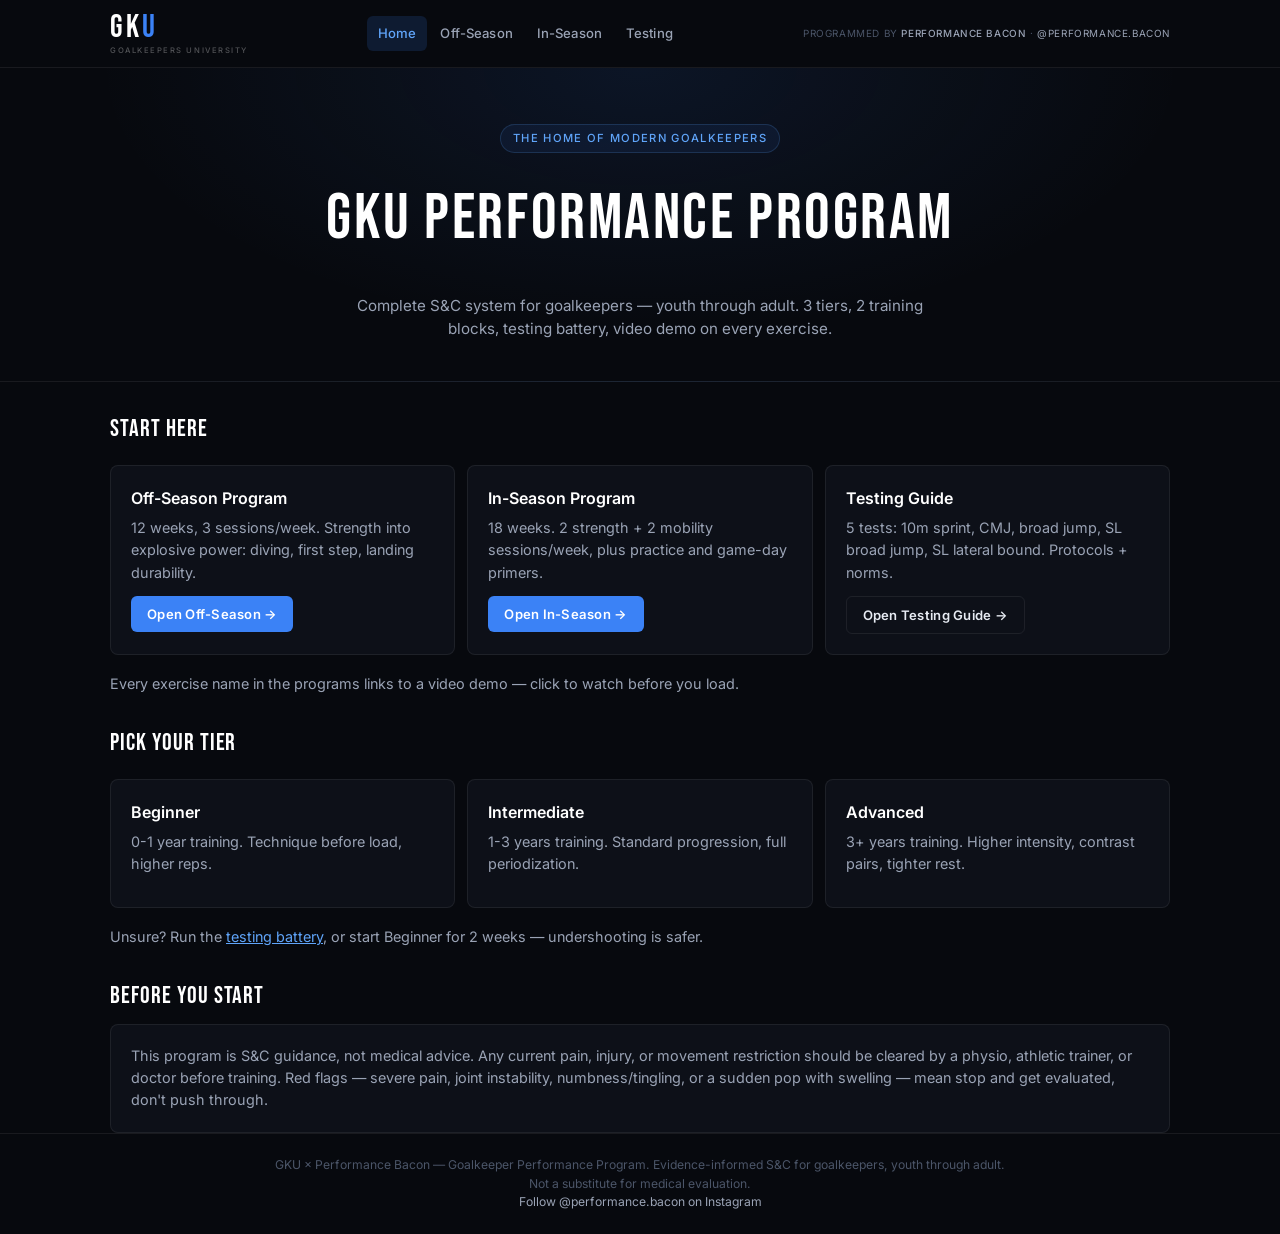
<file: index.html>
<!DOCTYPE html>
<html lang="en">
<head>
<meta charset="UTF-8">
<meta name="viewport" content="width=device-width, initial-scale=1.0">
<title>GKU Performance Program — Goalkeepers University</title>
<meta name="description" content="Evidence-informed strength &amp; conditioning program for goalkeepers, youth through adult. Off-season and in-season blocks, testing guide, video demos on every exercise.">
<link rel="preconnect" href="https://fonts.googleapis.com">
<link href="https://fonts.googleapis.com/css2?family=Bebas+Neue&family=Inter:wght@400;500;600&display=swap" rel="stylesheet">
<link rel="stylesheet" href="assets/css/style.css">
</head>
<body>

<header class="site-header">
  <div class="header-inner">
    <div class="brand-lockup">
      <div class="gku-mark"><span class="gku-word">GK<span class="accent-u">U</span></span><small>GOALKEEPERS UNIVERSITY</small></div>
    </div>
    <nav class="main-nav">
      <a href="index.html">Home</a>
      <a href="off-season.html">Off-Season</a>
      <a href="in-season.html">In-Season</a>
      <a href="testing-guide.html">Testing</a>
    </nav>
    <div class="pb-credit">Programmed by <b>Performance Bacon</b> · <a class="ig-link" href="https://instagram.com/performance.bacon" target="_blank" rel="noopener">@performance.bacon</a></div>
  </div>
</header>

<section class="hero">
  <div class="wrap">
    <span class="tag">The Home of Modern Goalkeepers</span>
    <h1>GKU Performance Program</h1>
    <p>Complete S&amp;C system for goalkeepers — youth through adult. 3 tiers, 2 training blocks, testing battery, video demo on every exercise.</p>
  </div>
</section>

<main class="wrap">

  <h2>Start here</h2>
  <div class="card-grid">
    <div class="card">
      <h3>Off-Season Program</h3>
      <p>12 weeks, 3 sessions/week. Strength into explosive power: diving, first step, landing durability.</p>
      <a class="btn" href="off-season.html">Open Off-Season →</a>
    </div>
    <div class="card">
      <h3>In-Season Program</h3>
      <p>18 weeks. 2 strength + 2 mobility sessions/week, plus practice and game-day primers.</p>
      <a class="btn" href="in-season.html">Open In-Season →</a>
    </div>
    <div class="card">
      <h3>Testing Guide</h3>
      <p>5 tests: 10m sprint, CMJ, broad jump, SL broad jump, SL lateral bound. Protocols + norms.</p>
      <a class="btn outline" href="testing-guide.html">Open Testing Guide →</a>
    </div>
  </div>
  <p style="color:var(--gray-300); font-size:0.9rem;">Every exercise name in the programs links to a video demo — click to watch before you load.</p>

  <h2>Pick your tier</h2>
  <div class="card-grid">
    <div class="card">
      <h3>Beginner</h3>
      <p>0-1 year training. Technique before load, higher reps.</p>
    </div>
    <div class="card">
      <h3>Intermediate</h3>
      <p>1-3 years training. Standard progression, full periodization.</p>
    </div>
    <div class="card">
      <h3>Advanced</h3>
      <p>3+ years training. Higher intensity, contrast pairs, tighter rest.</p>
    </div>
  </div>
  <p style="color:var(--gray-300); font-size:0.9rem;">Unsure? Run the <a href="testing-guide.html">testing battery</a>, or start Beginner for 2 weeks — undershooting is safer.</p>

  <h2>Before you start</h2>
  <div class="card">
    <p style="margin:0;">This program is S&amp;C guidance, not medical advice. Any current pain, injury, or movement restriction should be cleared by a physio, athletic trainer, or doctor before training. Red flags — severe pain, joint instability, numbness/tingling, or a sudden pop with swelling — mean stop and get evaluated, don't push through.</p>
  </div>

</main>

<footer>
  <div class="wrap">
    GKU × Performance Bacon — Goalkeeper Performance Program. Evidence-informed S&amp;C for goalkeepers, youth through adult.<br>
    Not a substitute for medical evaluation.
    <br><a class="ig-link" href="https://instagram.com/performance.bacon" target="_blank" rel="noopener">Follow @performance.bacon on Instagram</a>
  </div>
</footer>

<script src="assets/js/app.js"></script>
</body>
</html>
</file>
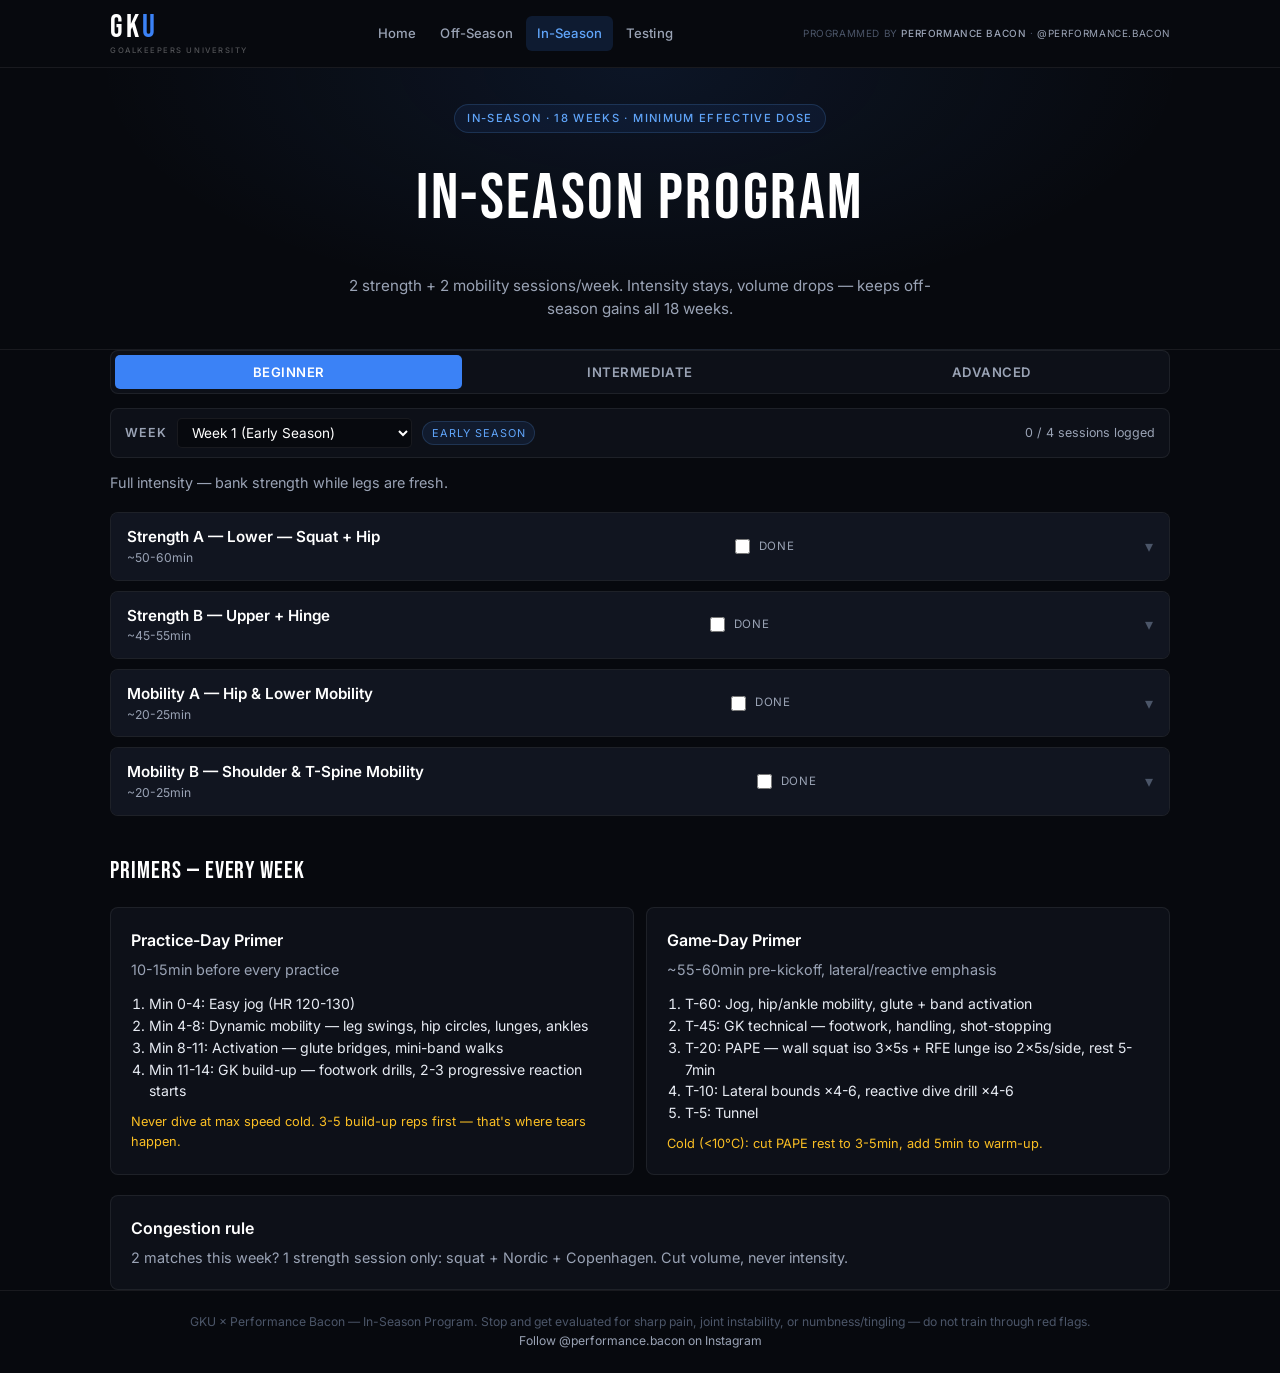
<file: in-season.html>
<!DOCTYPE html>
<html lang="en">
<head>
<meta charset="UTF-8">
<meta name="viewport" content="width=device-width, initial-scale=1.0">
<title>In-Season Program — GKU Performance</title>
<link rel="preconnect" href="https://fonts.googleapis.com">
<link href="https://fonts.googleapis.com/css2?family=Bebas+Neue&family=Inter:wght@400;500;600&display=swap" rel="stylesheet">
<link rel="stylesheet" href="assets/css/style.css">
</head>
<body>

<header class="site-header">
  <div class="header-inner">
    <div class="brand-lockup">
      <div class="gku-mark"><span class="gku-word">GK<span class="accent-u">U</span></span><small>GOALKEEPERS UNIVERSITY</small></div>
    </div>
    <nav class="main-nav">
      <a href="index.html">Home</a>
      <a href="off-season.html">Off-Season</a>
      <a href="in-season.html">In-Season</a>
      <a href="testing-guide.html">Testing</a>
    </nav>
    <div class="pb-credit">Programmed by <b>Performance Bacon</b> · <a class="ig-link" href="https://instagram.com/performance.bacon" target="_blank" rel="noopener">@performance.bacon</a></div>
  </div>
</header>

<section class="hero" style="padding:36px 20px 28px;">
  <div class="wrap">
    <span class="tag">In-Season · 18 Weeks · Minimum Effective Dose</span>
    <h1>In-Season Program</h1>
    <p>2 strength + 2 mobility sessions/week. Intensity stays, volume drops — keeps off-season gains all 18 weeks.</p>
  </div>
</section>

<main class="wrap">

  <div class="tier-tabs" id="tierTabs">
    <button data-tier="beginner" class="active">Beginner</button>
    <button data-tier="intermediate">Intermediate</button>
    <button data-tier="advanced">Advanced</button>
  </div>

  <div class="week-nav">
    <label for="weekSelect">WEEK</label>
    <select id="weekSelect"></select>
    <span class="block-pill" id="phasePill"></span>
    <span class="progress-mini"></span>
  </div>

  <div id="lightBanner" class="deload-banner" style="display:none;">Light week — volume down, recovery first.</div>

  <div id="phaseFocus" style="color:var(--gray-300); font-size:0.9rem; margin-bottom:18px;"></div>

  <div id="sessions"></div>

  <h2 style="margin-top:36px;">Primers — every week</h2>
  <div class="card-grid" id="primerCards"></div>

  <div class="card" style="margin-top:20px;">
    <h3 style="font-size:1rem;">Congestion rule</h3>
    <p style="margin:0;">2 matches this week? 1 strength session only: squat + Nordic + Copenhagen. Cut volume, never intensity.</p>
  </div>

</main>

<footer>
  <div class="wrap">
    GKU × Performance Bacon — In-Season Program. Stop and get evaluated for sharp pain, joint instability, or numbness/tingling — do not train through red flags.
    <br><a class="ig-link" href="https://instagram.com/performance.bacon" target="_blank" rel="noopener">Follow @performance.bacon on Instagram</a>
  </div>
</footer>

<script src="assets/js/data-inseason.js"></script>
<script src="assets/js/app.js"></script>
<script>
(function () {
  var DATA = window.INSEASON_DATA;
  var tier = 'beginner';
  var weekSelect = document.getElementById('weekSelect');
  var sessionsEl = document.getElementById('sessions');
  var phasePill = document.getElementById('phasePill');
  var phaseFocus = document.getElementById('phaseFocus');
  var lightBanner = document.getElementById('lightBanner');

  function weekLabel(weekNum, tierData) {
    var phase = tierData.phases.find(function (p) { return p.weeks.indexOf(weekNum) > -1; });
    return 'Week ' + weekNum + ' (' + phase.name + ')';
  }

  function populateWeeks() {
    var tierData = DATA.tiers[tier];
    var weeks = Object.keys(tierData.weeks).map(Number).sort(function (a, b) { return a - b; });
    weekSelect.innerHTML = '';
    weeks.forEach(function (w) {
      var opt = document.createElement('option');
      opt.value = w;
      opt.textContent = weekLabel(w, tierData);
      weekSelect.appendChild(opt);
    });
  }

  function renderWeek() {
    var tierData = DATA.tiers[tier];
    var weekNum = Number(weekSelect.value);
    var week = tierData.weeks[weekNum];
    var phase = tierData.phases.find(function (p) { return p.id === week.phaseId; });

    phasePill.textContent = phase.name;
    phaseFocus.textContent = phase.focus;
    lightBanner.style.display = week.light ? 'block' : 'none';

    sessionsEl.innerHTML = '';
    week.sessions.forEach(function (sess, i) {
      var id = tier + '-w' + weekNum + '-s' + i;
      var div = document.createElement('div');
      div.className = 'session';
      div.dataset.sessionId = id;

      var rows = sess.slots.map(function (s) {
        return '<tr><td><span class="slot-tag">' + s.tag + '</span>' + gkuExLink(s.exercise) + '</td>' +
          '<td>' + s.sets + '</td><td>' + s.reps + '</td><td>' + s.load + '</td><td>' + s.rest + '</td>' +
          '<td class="notes">' + s.notes + '</td></tr>';
      }).join('');

      var displayMeta = week.light ? sess.meta.replace(/~?\d+[-–]\d+\s*min/i, '~40-55min') : sess.meta;
      div.innerHTML =
        '<div class="session-head">' +
          '<div><h3>' + sess.day + ' — ' + sess.title + '</h3><div class="session-meta">' + displayMeta + '</div></div>' +
          '<label class="session-check" onclick="event.stopPropagation()"><input type="checkbox"> Done</label>' +
          '<span class="chevron">▾</span>' +
        '</div>' +
        '<div class="session-body">' +
          (sess.primer ? '<p style="font-size:0.82rem; color:var(--gray-300);">' + sess.primer + '</p>' : '') +
          '<table class="prog"><thead><tr><th>Exercise</th><th>Sets</th><th>Reps</th><th>Load</th><th>Rest</th><th>Notes</th></tr></thead>' +
          '<tbody>' + rows + '</tbody></table>' +
        '</div>';
      sessionsEl.appendChild(div);
    });

    gkuInitSessions(sessionsEl, 'gku-inseason-' + tier);
  }

  function renderPrimers() {
    var wrap = document.getElementById('primerCards');
    wrap.innerHTML = '';
    ['practice', 'game'].forEach(function (key) {
      var p = DATA.primers[key];
      var steps = p.steps.map(function (s) { return '<li>' + s + '</li>'; }).join('');
      var card = document.createElement('div');
      card.className = 'card';
      card.innerHTML = '<h3>' + p.name + '</h3><p>' + p.meta + '</p>' +
        '<ol style="color:var(--gray-100); font-size:0.88rem; padding-left:18px; margin:0 0 10px;">' + steps + '</ol>' +
        '<p style="color:var(--amber); font-size:0.8rem; margin:0;">' + p.note + '</p>';
      wrap.appendChild(card);
    });
  }

  gkuInitTiers(function (t) {
    tier = t;
    populateWeeks();
    weekSelect.value = weekSelect.options[0].value;
    renderWeek();
  });

  weekSelect.addEventListener('change', renderWeek);

  populateWeeks();
  renderWeek();
  renderPrimers();
})();
</script>
</body>
</html>
</file>
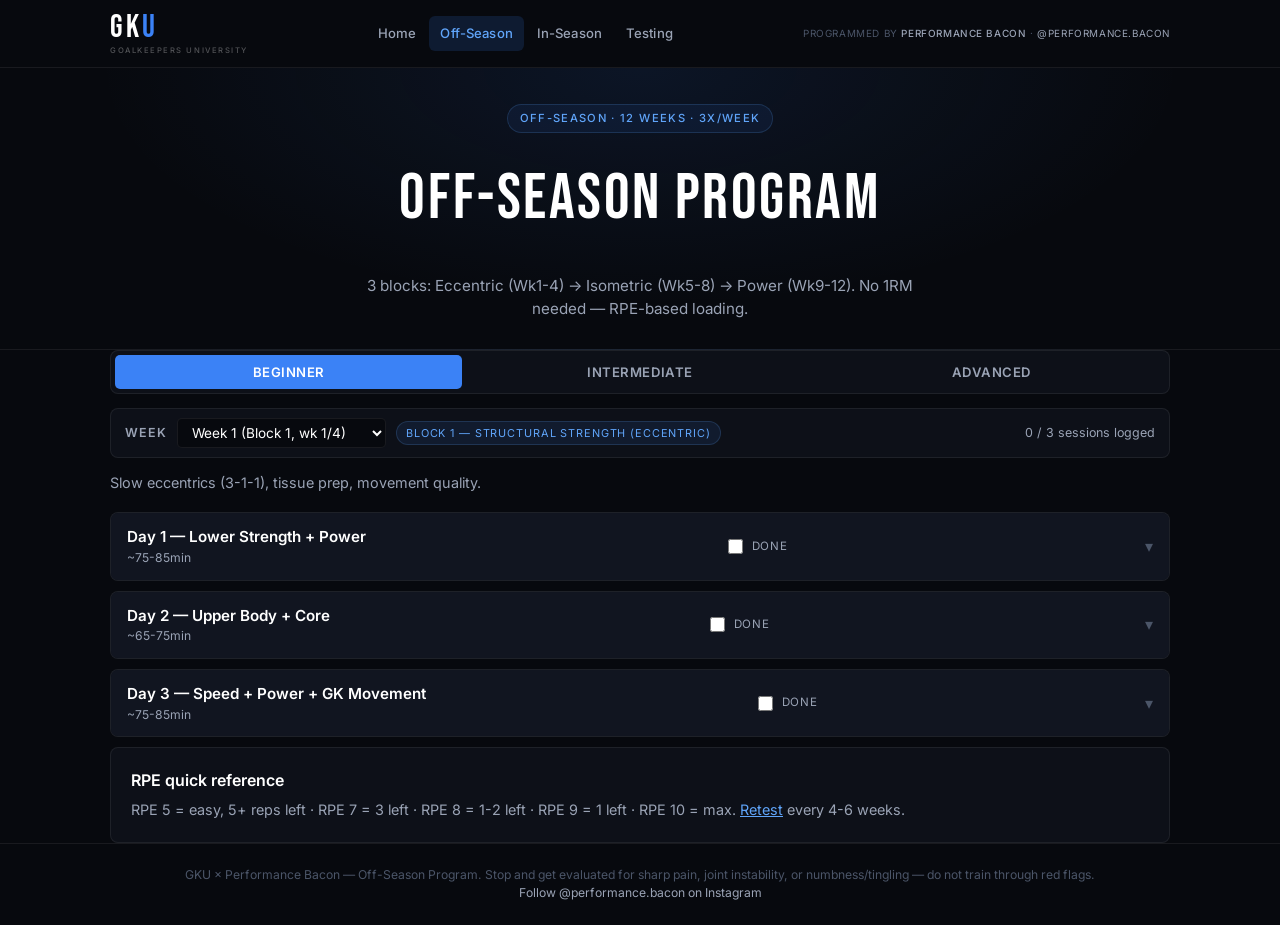
<file: off-season.html>
<!DOCTYPE html>
<html lang="en">
<head>
<meta charset="UTF-8">
<meta name="viewport" content="width=device-width, initial-scale=1.0">
<title>Off-Season Program — GKU Performance</title>
<link rel="preconnect" href="https://fonts.googleapis.com">
<link href="https://fonts.googleapis.com/css2?family=Bebas+Neue&family=Inter:wght@400;500;600&display=swap" rel="stylesheet">
<link rel="stylesheet" href="assets/css/style.css">
</head>
<body>

<header class="site-header">
  <div class="header-inner">
    <div class="brand-lockup">
      <div class="gku-mark"><span class="gku-word">GK<span class="accent-u">U</span></span><small>GOALKEEPERS UNIVERSITY</small></div>
    </div>
    <nav class="main-nav">
      <a href="index.html">Home</a>
      <a href="off-season.html">Off-Season</a>
      <a href="in-season.html">In-Season</a>
      <a href="testing-guide.html">Testing</a>
    </nav>
    <div class="pb-credit">Programmed by <b>Performance Bacon</b> · <a class="ig-link" href="https://instagram.com/performance.bacon" target="_blank" rel="noopener">@performance.bacon</a></div>
  </div>
</header>

<section class="hero" style="padding:36px 20px 28px;">
  <div class="wrap">
    <span class="tag">Off-Season · 12 Weeks · 3x/Week</span>
    <h1>Off-Season Program</h1>
    <p>3 blocks: Eccentric (Wk1-4) → Isometric (Wk5-8) → Power (Wk9-12). No 1RM needed — RPE-based loading.</p>
  </div>
</section>

<main class="wrap">

  <div class="tier-tabs" id="tierTabs">
    <button data-tier="beginner" class="active">Beginner</button>
    <button data-tier="intermediate">Intermediate</button>
    <button data-tier="advanced">Advanced</button>
  </div>

  <div class="week-nav">
    <label for="weekSelect">WEEK</label>
    <select id="weekSelect"></select>
    <span class="block-pill" id="blockPill"></span>
    <span class="progress-mini"></span>
  </div>

  <div id="deloadBanner" class="deload-banner" style="display:none;">Deload — volume down ~40-50%, intensity stays. Protect sleep. Retest CMJ + 10m sprint late this week — you're fresh.</div>

  <div id="blockFocus" style="color:var(--gray-300); font-size:0.9rem; margin-bottom:18px;"></div>

  <div id="sessions"></div>

  <div class="card" style="margin-top:10px;">
    <h3 style="font-size:1rem;">RPE quick reference</h3>
    <p style="margin:0;">RPE 5 = easy, 5+ reps left · RPE 7 = 3 left · RPE 8 = 1-2 left · RPE 9 = 1 left · RPE 10 = max. <a href="testing-guide.html">Retest</a> every 4-6 weeks.</p>
  </div>

</main>

<footer>
  <div class="wrap">
    GKU × Performance Bacon — Off-Season Program. Stop and get evaluated for sharp pain, joint instability, or numbness/tingling — do not train through red flags.
    <br><a class="ig-link" href="https://instagram.com/performance.bacon" target="_blank" rel="noopener">Follow @performance.bacon on Instagram</a>
  </div>
</footer>

<script src="assets/js/data-offseason.js"></script>
<script src="assets/js/app.js"></script>
<script>
(function () {
  var DATA = window.OFFSEASON_DATA;
  var tier = 'beginner';
  var weekSelect = document.getElementById('weekSelect');
  var sessionsEl = document.getElementById('sessions');
  var blockPill = document.getElementById('blockPill');
  var blockFocus = document.getElementById('blockFocus');
  var deloadBanner = document.getElementById('deloadBanner');

  function weekLabel(weekNum, tierData) {
    var block = tierData.blocks.find(function (b) { return b.weeks.indexOf(weekNum) > -1; });
    var wIdx = block.weeks.indexOf(weekNum) + 1;
    return 'Week ' + weekNum + ' (Block ' + block.id + ', wk ' + wIdx + '/4)';
  }

  function populateWeeks() {
    var tierData = DATA.tiers[tier];
    var weeks = Object.keys(tierData.weeks).map(Number).sort(function (a, b) { return a - b; });
    weekSelect.innerHTML = '';
    weeks.forEach(function (w) {
      var opt = document.createElement('option');
      opt.value = w;
      opt.textContent = weekLabel(w, tierData);
      weekSelect.appendChild(opt);
    });
  }

  function renderWeek() {
    var tierData = DATA.tiers[tier];
    var weekNum = Number(weekSelect.value);
    var week = tierData.weeks[weekNum];
    var block = tierData.blocks.find(function (b) { return b.id === week.blockId; });

    blockPill.textContent = block.name;
    blockFocus.textContent = block.focus;
    deloadBanner.style.display = week.deload ? 'block' : 'none';

    sessionsEl.innerHTML = '';
    week.sessions.forEach(function (sess, i) {
      var id = tier + '-w' + weekNum + '-d' + i;
      var div = document.createElement('div');
      div.className = 'session';
      div.dataset.sessionId = id;

      var rows = sess.slots.map(function (s) {
        return '<tr><td><span class="slot-tag">' + s.tag + '</span>' + gkuExLink(s.exercise) + '</td>' +
          '<td>' + s.sets + '</td><td>' + s.reps + '</td><td>' + s.load + '</td><td>' + s.rest + '</td>' +
          '<td class="notes">' + s.notes + '</td></tr>';
      }).join('');

      var displayMeta = week.deload ? sess.meta.replace(/~?\d+[-–]\d+\s*min/i, '~45-60min') : sess.meta;
      div.innerHTML =
        '<div class="session-head">' +
          '<div><h3>' + sess.day + ' — ' + sess.title + '</h3><div class="session-meta">' + displayMeta + '</div></div>' +
          '<label class="session-check" onclick="event.stopPropagation()"><input type="checkbox"> Done</label>' +
          '<span class="chevron">▾</span>' +
        '</div>' +
        '<div class="session-body">' +
          '<p style="font-size:0.82rem; color:var(--gray-300);">' + sess.primer + '</p>' +
          '<table class="prog"><thead><tr><th>Exercise</th><th>Sets</th><th>Reps</th><th>Load</th><th>Rest</th><th>Notes</th></tr></thead>' +
          '<tbody>' + rows + '</tbody></table>' +
        '</div>';
      sessionsEl.appendChild(div);
    });

    gkuInitSessions(sessionsEl, 'gku-offseason-' + tier);
  }

  gkuInitTiers(function (t) {
    tier = t;
    populateWeeks();
    weekSelect.value = weekSelect.options[0].value;
    renderWeek();
  });

  weekSelect.addEventListener('change', renderWeek);

  populateWeeks();
  renderWeek();
})();
</script>
</body>
</html>
</file>
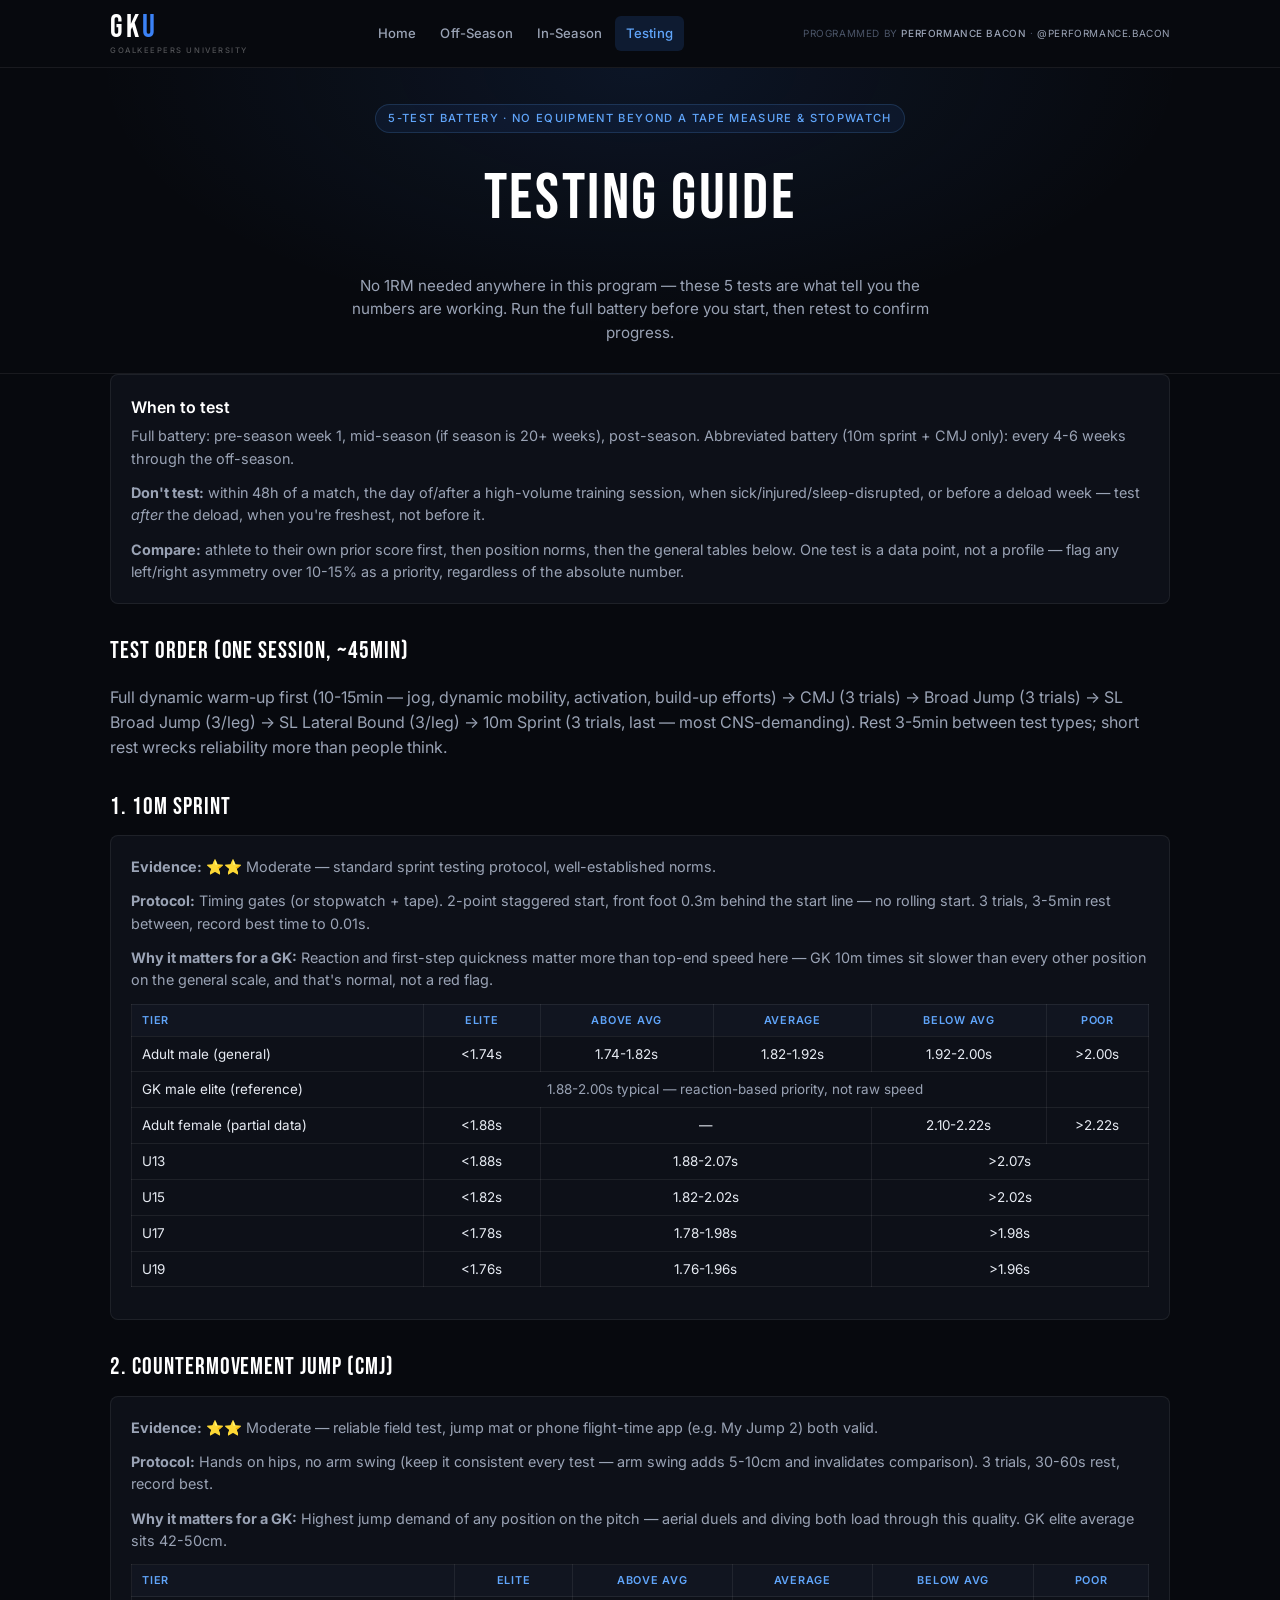
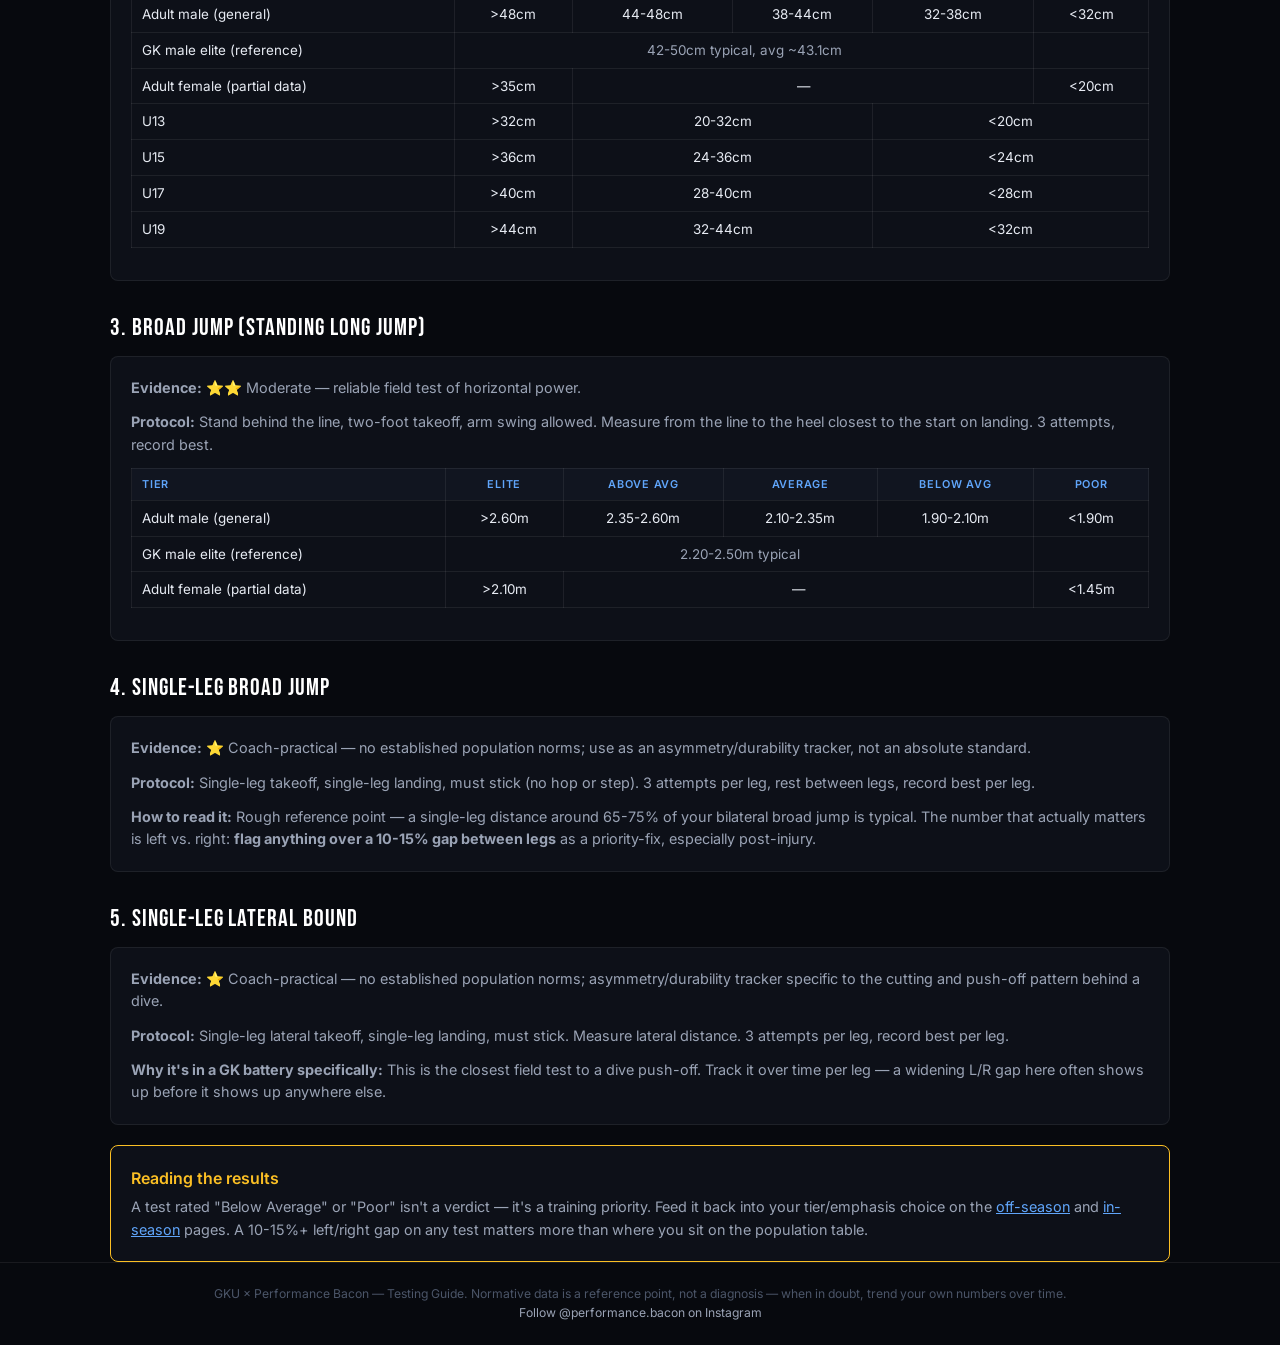
<file: testing-guide.html>
<!DOCTYPE html>
<html lang="en">
<head>
<meta charset="UTF-8">
<meta name="viewport" content="width=device-width, initial-scale=1.0">
<title>Testing Guide — GKU Performance</title>
<link rel="preconnect" href="https://fonts.googleapis.com">
<link href="https://fonts.googleapis.com/css2?family=Bebas+Neue&family=Inter:wght@400;500;600&display=swap" rel="stylesheet">
<link rel="stylesheet" href="assets/css/style.css">
</head>
<body>

<header class="site-header">
  <div class="header-inner">
    <div class="brand-lockup">
      <div class="gku-mark"><span class="gku-word">GK<span class="accent-u">U</span></span><small>GOALKEEPERS UNIVERSITY</small></div>
    </div>
    <nav class="main-nav">
      <a href="index.html">Home</a>
      <a href="off-season.html">Off-Season</a>
      <a href="in-season.html">In-Season</a>
      <a href="testing-guide.html">Testing</a>
    </nav>
    <div class="pb-credit">Programmed by <b>Performance Bacon</b> · <a class="ig-link" href="https://instagram.com/performance.bacon" target="_blank" rel="noopener">@performance.bacon</a></div>
  </div>
</header>

<section class="hero" style="padding:36px 20px 28px;">
  <div class="wrap">
    <span class="tag">5-Test Battery · No Equipment Beyond a Tape Measure &amp; Stopwatch</span>
    <h1>Testing Guide</h1>
    <p>No 1RM needed anywhere in this program — these 5 tests are what tell you the numbers are working. Run the full battery before you start, then retest to confirm progress.</p>
  </div>
</section>

<main class="wrap">

  <div class="card" style="margin-bottom:28px;">
    <h3>When to test</h3>
    <p>Full battery: pre-season week 1, mid-season (if season is 20+ weeks), post-season. Abbreviated battery (10m sprint + CMJ only): every 4-6 weeks through the off-season.</p>
    <p><b>Don't test:</b> within 48h of a match, the day of/after a high-volume training session, when sick/injured/sleep-disrupted, or before a deload week — test <i>after</i> the deload, when you're freshest, not before it.</p>
    <p style="margin:0;"><b>Compare:</b> athlete to their own prior score first, then position norms, then the general tables below. One test is a data point, not a profile — flag any left/right asymmetry over 10-15% as a priority, regardless of the absolute number.</p>
  </div>

  <h2>Test order (one session, ~45min)</h2>
  <p style="color:var(--gray-300);">Full dynamic warm-up first (10-15min — jog, dynamic mobility, activation, build-up efforts) → CMJ (3 trials) → Broad Jump (3 trials) → SL Broad Jump (3/leg) → SL Lateral Bound (3/leg) → 10m Sprint (3 trials, last — most CNS-demanding). Rest 3-5min between test types; short rest wrecks reliability more than people think.</p>

  <h2>1. 10m Sprint</h2>
  <div class="card">
    <p><b>Evidence:</b> ⭐⭐ Moderate — standard sprint testing protocol, well-established norms.</p>
    <p><b>Protocol:</b> Timing gates (or stopwatch + tape). 2-point staggered start, front foot 0.3m behind the start line — no rolling start. 3 trials, 3-5min rest between, record best time to 0.01s.</p>
    <p><b>Why it matters for a GK:</b> Reaction and first-step quickness matter more than top-end speed here — GK 10m times sit slower than every other position on the general scale, and that's normal, not a red flag.</p>
    <table class="norms">
      <thead><tr><th>Tier</th><th>Elite</th><th>Above Avg</th><th>Average</th><th>Below Avg</th><th>Poor</th></tr></thead>
      <tbody>
        <tr><td>Adult male (general)</td><td>&lt;1.74s</td><td>1.74-1.82s</td><td>1.82-1.92s</td><td>1.92-2.00s</td><td>&gt;2.00s</td></tr>
        <tr><td>GK male elite (reference)</td><td colspan="4" style="color:var(--gray-300);">1.88-2.00s typical — reaction-based priority, not raw speed</td><td></td></tr>
        <tr><td>Adult female (partial data)</td><td>&lt;1.88s</td><td colspan="2">—</td><td>2.10-2.22s</td><td>&gt;2.22s</td></tr>
        <tr><td>U13</td><td>&lt;1.88s</td><td colspan="2">1.88-2.07s</td><td colspan="2">&gt;2.07s</td></tr>
        <tr><td>U15</td><td>&lt;1.82s</td><td colspan="2">1.82-2.02s</td><td colspan="2">&gt;2.02s</td></tr>
        <tr><td>U17</td><td>&lt;1.78s</td><td colspan="2">1.78-1.98s</td><td colspan="2">&gt;1.98s</td></tr>
        <tr><td>U19</td><td>&lt;1.76s</td><td colspan="2">1.76-1.96s</td><td colspan="2">&gt;1.96s</td></tr>
      </tbody>
    </table>
  </div>

  <h2>2. Countermovement Jump (CMJ)</h2>
  <div class="card">
    <p><b>Evidence:</b> ⭐⭐ Moderate — reliable field test, jump mat or phone flight-time app (e.g. My Jump 2) both valid.</p>
    <p><b>Protocol:</b> Hands on hips, no arm swing (keep it consistent every test — arm swing adds 5-10cm and invalidates comparison). 3 trials, 30-60s rest, record best.</p>
    <p><b>Why it matters for a GK:</b> Highest jump demand of any position on the pitch — aerial duels and diving both load through this quality. GK elite average sits 42-50cm.</p>
    <table class="norms">
      <thead><tr><th>Tier</th><th>Elite</th><th>Above Avg</th><th>Average</th><th>Below Avg</th><th>Poor</th></tr></thead>
      <tbody>
        <tr><td>Adult male (general)</td><td>&gt;48cm</td><td>44-48cm</td><td>38-44cm</td><td>32-38cm</td><td>&lt;32cm</td></tr>
        <tr><td>GK male elite (reference)</td><td colspan="4" style="color:var(--gray-300);">42-50cm typical, avg ~43.1cm</td><td></td></tr>
        <tr><td>Adult female (partial data)</td><td>&gt;35cm</td><td colspan="3">—</td><td>&lt;20cm</td></tr>
        <tr><td>U13</td><td>&gt;32cm</td><td colspan="2">20-32cm</td><td colspan="2">&lt;20cm</td></tr>
        <tr><td>U15</td><td>&gt;36cm</td><td colspan="2">24-36cm</td><td colspan="2">&lt;24cm</td></tr>
        <tr><td>U17</td><td>&gt;40cm</td><td colspan="2">28-40cm</td><td colspan="2">&lt;28cm</td></tr>
        <tr><td>U19</td><td>&gt;44cm</td><td colspan="2">32-44cm</td><td colspan="2">&lt;32cm</td></tr>
      </tbody>
    </table>
  </div>

  <h2>3. Broad Jump (Standing Long Jump)</h2>
  <div class="card">
    <p><b>Evidence:</b> ⭐⭐ Moderate — reliable field test of horizontal power.</p>
    <p><b>Protocol:</b> Stand behind the line, two-foot takeoff, arm swing allowed. Measure from the line to the heel closest to the start on landing. 3 attempts, record best.</p>
    <table class="norms">
      <thead><tr><th>Tier</th><th>Elite</th><th>Above Avg</th><th>Average</th><th>Below Avg</th><th>Poor</th></tr></thead>
      <tbody>
        <tr><td>Adult male (general)</td><td>&gt;2.60m</td><td>2.35-2.60m</td><td>2.10-2.35m</td><td>1.90-2.10m</td><td>&lt;1.90m</td></tr>
        <tr><td>GK male elite (reference)</td><td colspan="4" style="color:var(--gray-300);">2.20-2.50m typical</td><td></td></tr>
        <tr><td>Adult female (partial data)</td><td>&gt;2.10m</td><td colspan="3">—</td><td>&lt;1.45m</td></tr>
      </tbody>
    </table>
  </div>

  <h2>4. Single-Leg Broad Jump</h2>
  <div class="card">
    <p><b>Evidence:</b> ⭐ Coach-practical — no established population norms; use as an asymmetry/durability tracker, not an absolute standard.</p>
    <p><b>Protocol:</b> Single-leg takeoff, single-leg landing, must stick (no hop or step). 3 attempts per leg, rest between legs, record best per leg.</p>
    <p style="margin:0;"><b>How to read it:</b> Rough reference point — a single-leg distance around 65-75% of your bilateral broad jump is typical. The number that actually matters is left vs. right: <b>flag anything over a 10-15% gap between legs</b> as a priority-fix, especially post-injury.</p>
  </div>

  <h2>5. Single-Leg Lateral Bound</h2>
  <div class="card">
    <p><b>Evidence:</b> ⭐ Coach-practical — no established population norms; asymmetry/durability tracker specific to the cutting and push-off pattern behind a dive.</p>
    <p><b>Protocol:</b> Single-leg lateral takeoff, single-leg landing, must stick. Measure lateral distance. 3 attempts per leg, record best per leg.</p>
    <p style="margin:0;"><b>Why it's in a GK battery specifically:</b> This is the closest field test to a dive push-off. Track it over time per leg — a widening L/R gap here often shows up before it shows up anywhere else.</p>
  </div>

  <div class="card" style="margin-top:20px; border-color:var(--amber);">
    <h3 style="color:var(--amber);">Reading the results</h3>
    <p style="margin:0;">A test rated "Below Average" or "Poor" isn't a verdict — it's a training priority. Feed it back into your tier/emphasis choice on the <a href="off-season.html">off-season</a> and <a href="in-season.html">in-season</a> pages. A 10-15%+ left/right gap on any test matters more than where you sit on the population table.</p>
  </div>

</main>

<footer>
  <div class="wrap">
    GKU × Performance Bacon — Testing Guide. Normative data is a reference point, not a diagnosis — when in doubt, trend your own numbers over time.
    <br><a class="ig-link" href="https://instagram.com/performance.bacon" target="_blank" rel="noopener">Follow @performance.bacon on Instagram</a>
  </div>
</footer>

<script src="assets/js/app.js"></script>
</body>
</html>
</file>
<file: assets/css/style.css>
:root {
  --bg: #07090e;
  --surface: #0d1018;
  --surface-2: #111520;
  --border: rgba(255,255,255,0.07);
  --blue-accent: #3b82f6;
  --blue-bright: #60a5fa;
  --white: #ffffff;
  --gray-100: #e7ebf3;
  --gray-300: #9aa3b5;
  --gray-500: #4b5568;
  --green-ok: #34d399;
  --amber: #fbbf24;
  --red: #f87171;
  --radius: 8px;
  --max-w: 1100px;
}

* { box-sizing: border-box; }

body {
  margin: 0;
  font-family: 'Inter', -apple-system, BlinkMacSystemFont, 'Segoe UI', Arial, sans-serif;
  background: var(--bg);
  color: var(--gray-100);
  line-height: 1.55;
}

h1, h2 {
  font-family: 'Bebas Neue', 'Arial Narrow', sans-serif;
  font-weight: 400;
  text-transform: uppercase;
  letter-spacing: 0.04em;
  margin: 0 0 0.4em;
  color: var(--white);
}

h3, h4 {
  font-family: 'Inter', sans-serif;
  font-weight: 600;
  margin: 0 0 0.5em;
  color: var(--white);
}

a { color: var(--blue-bright); }

.wrap { max-width: var(--max-w); margin: 0 auto; padding: 0 20px; }

/* ---------- Header / Nav ---------- */
header.site-header {
  background: var(--bg);
  border-bottom: 1px solid var(--border);
  position: sticky;
  top: 0;
  z-index: 50;
}

.header-inner {
  display: flex;
  align-items: center;
  justify-content: space-between;
  padding: 12px 20px;
  max-width: var(--max-w);
  margin: 0 auto;
  gap: 16px;
  flex-wrap: wrap;
}

.brand-lockup { display: flex; align-items: center; gap: 10px; }

.gku-mark {
  display: flex;
  flex-direction: column;
  line-height: 1;
  gap: 3px;
}
.gku-word {
  font-family: 'Bebas Neue', sans-serif;
  font-size: 2rem;
  letter-spacing: 0.1em;
  color: var(--white);
  line-height: 1;
}
.accent-u { color: var(--blue-accent); }
.gku-mark small {
  font-family: 'Inter', sans-serif;
  font-size: 0.48rem;
  font-weight: 500;
  color: rgba(255,255,255,0.3);
  letter-spacing: 0.2em;
  text-transform: uppercase;
}

nav.main-nav { display: flex; gap: 2px; flex-wrap: wrap; }
nav.main-nav a {
  color: var(--gray-300);
  text-decoration: none;
  font-family: 'Inter', sans-serif;
  font-weight: 500;
  font-size: 0.82rem;
  letter-spacing: 0.01em;
  padding: 7px 11px;
  border-radius: 6px;
  transition: background .12s, color .12s;
}
nav.main-nav a:hover { background: rgba(255,255,255,0.05); color: var(--white); }
nav.main-nav a.active { background: rgba(59,130,246,0.15); color: var(--blue-bright); }

.pb-credit {
  font-family: 'Inter', sans-serif;
  font-size: 0.62rem;
  color: var(--gray-500);
  letter-spacing: 0.06em;
  text-transform: uppercase;
  white-space: nowrap;
}
.pb-credit b { color: var(--gray-300); font-weight: 500; }

.week-nav label {
  font-family: 'Inter', sans-serif;
  font-weight: 600;
  color: var(--gray-300);
  font-size: 0.78rem;
  text-transform: uppercase;
  letter-spacing: 0.08em;
}

/* ---------- Hero ---------- */
.hero {
  background:
    radial-gradient(ellipse at 50% 0%, rgba(59,130,246,0.1), transparent 60%),
    var(--bg);
  padding: 56px 20px 40px;
  text-align: center;
  border-bottom: 1px solid var(--border);
}
.hero h1 { font-size: clamp(2.4rem, 6vw, 4rem); }
.hero p { color: var(--gray-300); max-width: 600px; margin: 10px auto 0; font-size: 0.95rem; }
.hero .tag {
  display: inline-block;
  background: rgba(59,130,246,0.08);
  color: var(--blue-bright);
  font-family: 'Inter', sans-serif;
  font-size: 0.7rem;
  font-weight: 500;
  letter-spacing: 0.12em;
  text-transform: uppercase;
  padding: 5px 12px;
  border-radius: 999px;
  border: 1px solid rgba(96,165,250,0.18);
  margin-bottom: 16px;
}

/* ---------- Cards / Grid ---------- */
main { padding: 40px 0 80px; }

.card-grid {
  display: grid;
  grid-template-columns: repeat(auto-fit, minmax(260px, 1fr));
  gap: 12px;
  margin: 18px 0;
}

.card {
  background: var(--surface);
  border: 1px solid var(--border);
  border-radius: var(--radius);
  padding: 20px;
  overflow-x: auto;
}
.card h3 { font-size: 1rem; margin-bottom: 6px; }
.card p { color: var(--gray-300); font-size: 0.9rem; margin: 0 0 12px; }

.btn {
  display: inline-block;
  background: var(--blue-accent);
  color: var(--white);
  text-decoration: none;
  font-family: 'Inter', sans-serif;
  font-weight: 600;
  font-size: 0.82rem;
  letter-spacing: 0.02em;
  padding: 8px 16px;
  border-radius: 6px;
  border: none;
  cursor: pointer;
}
.btn:hover { background: var(--blue-bright); }
.btn.outline { background: transparent; border: 1px solid var(--border); color: var(--gray-100); }
.btn.small { padding: 5px 11px; font-size: 0.75rem; }

/* ---------- Tier tabs ---------- */
.tier-tabs {
  display: flex;
  gap: 4px;
  background: var(--surface);
  border: 1px solid var(--border);
  border-radius: var(--radius);
  padding: 4px;
  margin-bottom: 14px;
  flex-wrap: wrap;
}
.tier-tabs button {
  flex: 1;
  min-width: 90px;
  background: transparent;
  border: none;
  color: var(--gray-300);
  font-family: 'Inter', sans-serif;
  font-weight: 600;
  text-transform: uppercase;
  letter-spacing: 0.04em;
  padding: 9px;
  border-radius: 5px;
  cursor: pointer;
  font-size: 0.82rem;
}
.tier-tabs button.active { background: var(--blue-accent); color: var(--white); }

/* ---------- Week navigator ---------- */
.week-nav {
  display: flex;
  align-items: center;
  gap: 10px;
  margin-bottom: 14px;
  background: var(--surface);
  border: 1px solid var(--border);
  border-radius: var(--radius);
  padding: 9px 14px;
  flex-wrap: wrap;
}
.week-nav select {
  background: var(--bg);
  color: var(--white);
  border: 1px solid var(--border);
  border-radius: 5px;
  padding: 5px 10px;
  font-family: 'Inter', sans-serif;
  font-size: 0.85rem;
}
.block-pill {
  font-size: 0.68rem;
  font-family: 'Inter', sans-serif;
  text-transform: uppercase;
  letter-spacing: 0.08em;
  background: rgba(59,130,246,0.1);
  color: var(--blue-bright);
  padding: 3px 9px;
  border-radius: 999px;
  border: 1px solid rgba(96,165,250,0.18);
}
.progress-mini { margin-left: auto; font-size: 0.78rem; color: var(--gray-300); }

/* ---------- Session block ---------- */
.session {
  background: var(--surface);
  border: 1px solid var(--border);
  border-radius: var(--radius);
  margin-bottom: 10px;
  overflow: hidden;
}
.session-head {
  display: flex;
  justify-content: space-between;
  align-items: center;
  padding: 12px 16px;
  background: var(--surface-2);
  cursor: pointer;
  flex-wrap: wrap;
  gap: 8px;
}
.session-head h3 { margin: 0; font-size: 0.95rem; }
.session-meta { font-size: 0.76rem; color: var(--gray-300); }
.session-check {
  display: flex; align-items: center; gap: 6px;
  font-family: 'Inter', sans-serif;
  font-size: 0.72rem; text-transform: uppercase; letter-spacing: .05em;
  color: var(--gray-300);
}
.session-check input { width: 15px; height: 15px; accent-color: var(--blue-accent); }

.session-body { padding: 4px 16px 14px; display: none; overflow-x: auto; }
.session.open .session-body { display: block; }
.session.open .chevron { transform: rotate(180deg); }
.chevron { transition: transform .12s; color: var(--gray-500); }

/* ---------- Tables ---------- */
.table-scroll { overflow-x: auto; -webkit-overflow-scrolling: touch; }

table.prog {
  width: 100%;
  border-collapse: collapse;
  margin: 10px 0 14px;
  font-size: 0.84rem;
}
table.prog th, table.prog td {
  border-bottom: 1px solid var(--border);
  padding: 7px 6px;
  text-align: left;
}
table.prog th {
  color: var(--blue-bright);
  font-family: 'Inter', sans-serif;
  font-weight: 600;
  text-transform: uppercase;
  font-size: 0.68rem;
  letter-spacing: 0.07em;
}
table.prog td.notes { color: var(--gray-300); font-size: 0.78rem; }
.slot-tag {
  display: inline-block;
  font-size: 0.62rem;
  text-transform: uppercase;
  letter-spacing: 0.05em;
  background: rgba(255,255,255,0.06);
  color: var(--gray-300);
  padding: 2px 6px;
  border-radius: 3px;
  margin-right: 5px;
}

.ex-link {
  color: var(--gray-100);
  text-decoration: none;
  border-bottom: 1px dotted rgba(96,165,250,0.45);
}
.ex-link:hover { color: var(--blue-bright); border-bottom-color: var(--blue-bright); }

.ig-link { color: var(--gray-300); text-decoration: none; }
.ig-link:hover { color: var(--blue-bright); }

.rpe { color: var(--amber); font-weight: 600; }
.deload-banner {
  background: rgba(251,191,36,0.07);
  border: 1px solid rgba(251,191,36,0.25);
  color: var(--amber);
  padding: 10px 14px;
  border-radius: 7px;
  font-size: 0.84rem;
  margin-bottom: 14px;
}

/* ---------- Testing / norms table ---------- */
table.norms { width: 100%; border-collapse: collapse; margin: 12px 0; font-size: 0.84rem; }
table.norms th, table.norms td { border: 1px solid var(--border); padding: 7px 10px; text-align: center; }
table.norms th {
  background: var(--surface-2);
  color: var(--blue-bright);
  font-family: 'Inter', sans-serif;
  font-weight: 600;
  text-transform: uppercase;
  font-size: 0.68rem;
  letter-spacing: 0.07em;
}
table.norms td:first-child, table.norms th:first-child { text-align: left; }

/* ---------- Exercise library ---------- */
.ex-grid { display: grid; grid-template-columns: repeat(auto-fill, minmax(280px,1fr)); gap: 10px; }
.ex-card { background: var(--surface); border: 1px solid var(--border); border-radius: var(--radius); padding: 15px; }
.ex-card h4 { font-size: 0.95rem; margin-bottom: 5px; }
.ex-card .cat { font-size: 0.62rem; color: var(--blue-bright); text-transform: uppercase; letter-spacing: .1em; margin-bottom: 6px; display:block; }
.ex-card p { font-size: 0.82rem; color: var(--gray-300); margin: 3px 0; }
.search-bar { margin-bottom: 18px; }
.search-bar input {
  width: 100%; padding: 11px 14px; border-radius: 7px; border: 1px solid var(--border);
  background: var(--surface); color: var(--white); font-size: 0.92rem; font-family: 'Inter', sans-serif;
}
.search-bar input:focus { outline: none; border-color: rgba(96,165,250,0.35); }

/* ---------- Footer ---------- */
footer {
  border-top: 1px solid var(--border);
  padding: 22px 20px;
  text-align: center;
  color: var(--gray-500);
  font-size: 0.76rem;
}

h2 { margin: 28px 0 10px; }

@media (max-width: 640px) {
  .header-inner { justify-content: center; text-align: center; }
  nav.main-nav { justify-content: center; }
}
</file>
